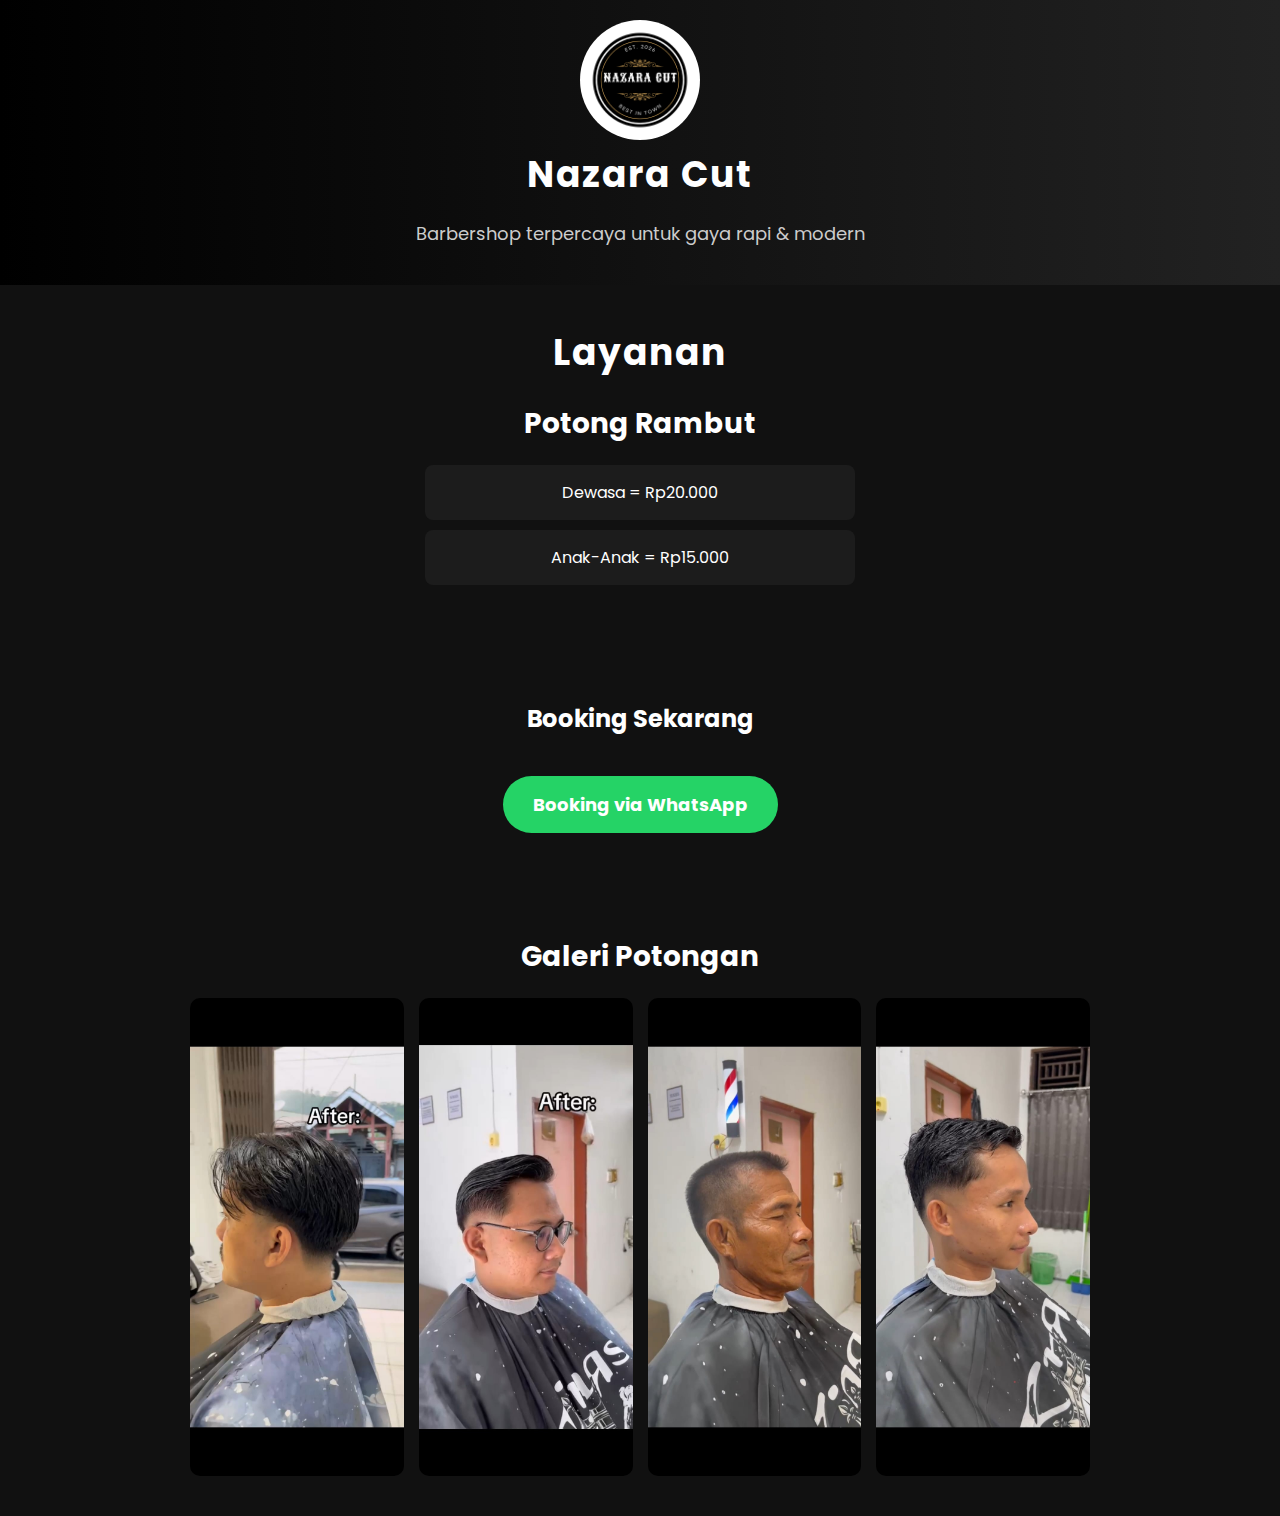
<file: index.html>
<!DOCTYPE html>
<html lang="id">
<head>
  <meta charset="UTF-8">
  <link href="https://fonts.googleapis.com/css2?family=Poppins:wght@300;400;600;700&display=swap" rel="stylesheet">
  <title>Nazara Cut</title>
  <link rel="stylesheet" href="style.css">
</head>
<body>

  <header>
    <img src="img/logo.png" alt="Logo Nazara Cut" class="logo">
    <h1>Nazara Cut</h1>
    <p>Barbershop terpercaya untuk gaya rapi & modern</p>
  </header>
  
  <section class="services">
    <h1>Layanan</h1>
    <h2>Potong Rambut</h2>
    <ul>
      <li>Dewasa = Rp20.000</li>
      <li>Anak-Anak = Rp15.000</li>
      
    </ul>
  </section>
  <section class="booking">
    <h2>Booking Sekarang</h2>
    <a 
      href="https://wa.me/6282277922978" 
      target="_blank" 
      class="btn-wa"
    >
      Booking via WhatsApp
    </a>
  </section>
  <section class="gallery">
    <h2>Galeri Potongan</h2>
    <div class="gallery-grid">
      <img src="img/potong1.jpg" alt="Potongan rambut 1">
      <img src="img/potong2.jpg" alt="Potongan rambut 2">
      <img src="img/potong3.jpg" alt="Potongan rambut 3">
      <img src="img/potong4.jpg" alt="Potongan rambut 4">
    </div>
  </section>
  
</body>
</html>
</file>
<file: style.css>
body {
  margin: 0;
  font-family: Arial, Helvetica, sans-serif;
  background-color: #111;
  color: #fff;
  text-align: center;
}

header {
  padding: 40px 20px;
  background: #000;
}

h1 {
  font-size: 36px;
  margin-bottom: 10px;
}

p {
  font-size: 18px;
  color: #ccc;
}
.services {
    padding: 40px 20px;
  }
  
  .services h2 {
    font-size: 28px;
    margin-bottom: 20px;
  }
  
  .services ul {
    list-style: none;
    padding: 0;
  }
  
  .services li {
    background: #1c1c1c;
    margin: 10px auto;
    padding: 15px;
    max-width: 400px;
    border-radius: 8px;
  }
  .booking {
    padding: 40px 20px;
  }
  
  .btn-wa {
    display: inline-block;
    margin-top: 20px;
    padding: 15px 30px;
    background: #25D366;
    color: #fff;
    text-decoration: none;
    font-size: 18px;
    border-radius: 30px;
    font-weight: bold;
  }
  
  .btn-wa:hover {
    opacity: 0.9;
  }
  .gallery {
    padding: 40px 20px;
  }
  
  .gallery h2 {
    font-size: 28px;
    margin-bottom: 20px;
  }
  
  .gallery-grid {
    display: grid;
    grid-template-columns: repeat(auto-fit, minmax(150px, 1fr));
    gap: 15px;
    max-width: 900px;
    margin: auto;
  }
  
  .gallery-grid img {
    width: 100%;
    border-radius: 10px;
    object-fit: cover;
  }
  
  .logo {
    width: 120px;
    border-radius: 50%;
  }
  body {
    margin: 0;
    font-family: 'Poppins', sans-serif;
    background-color: #111;
    color: white;
}

header {
    background: linear-gradient(90deg, #000, #222);
    padding: 20px;
    text-align: center;
}

h1 {
    font-size: 36px;
    margin: 0;
    letter-spacing: 2px;
}

section {
    padding: 40px 20px;
    text-align: center;
}

button {
    background-color: #25D366;
    border: none;
    padding: 12px 25px;
    color: white;
    font-size: 16px;
    border-radius: 30px;
    cursor: pointer;
    transition: 0.3s;
}

button:hover {
    background-color: #1ebd5a;
}
</file>
